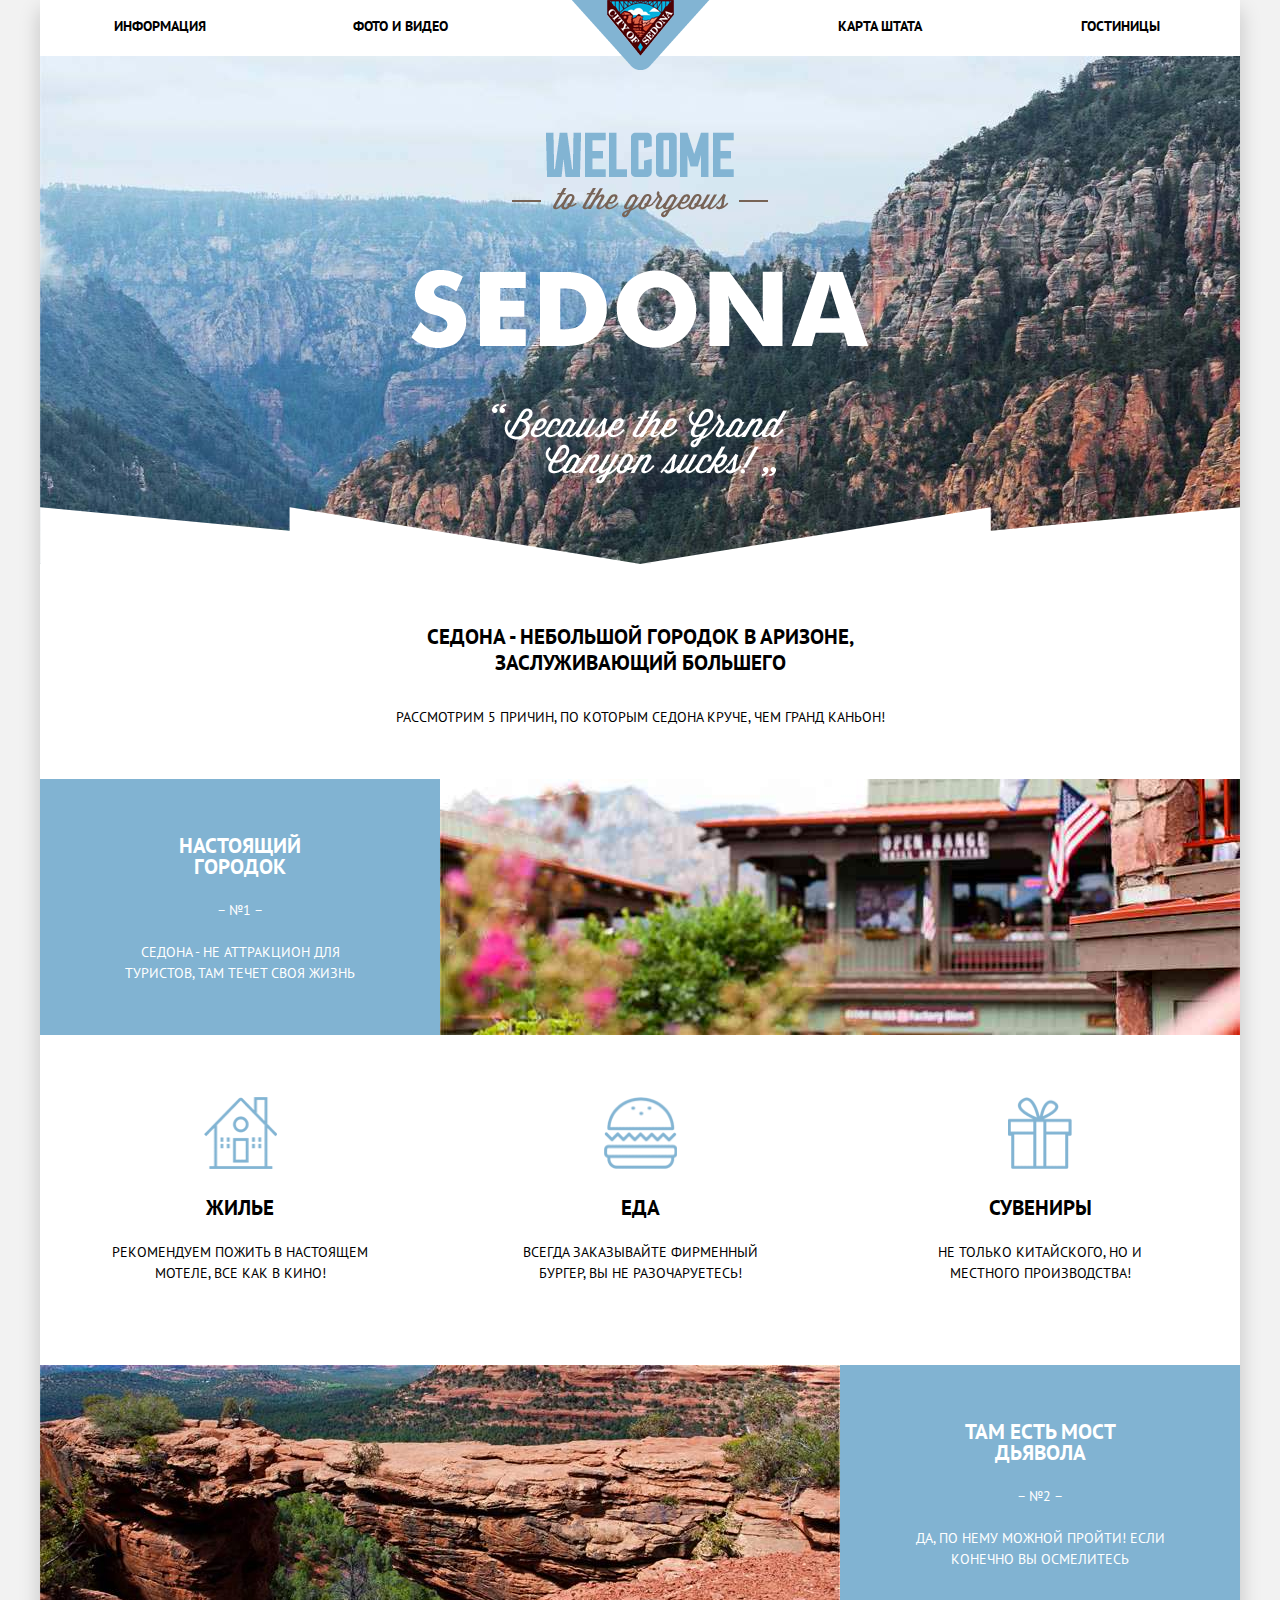
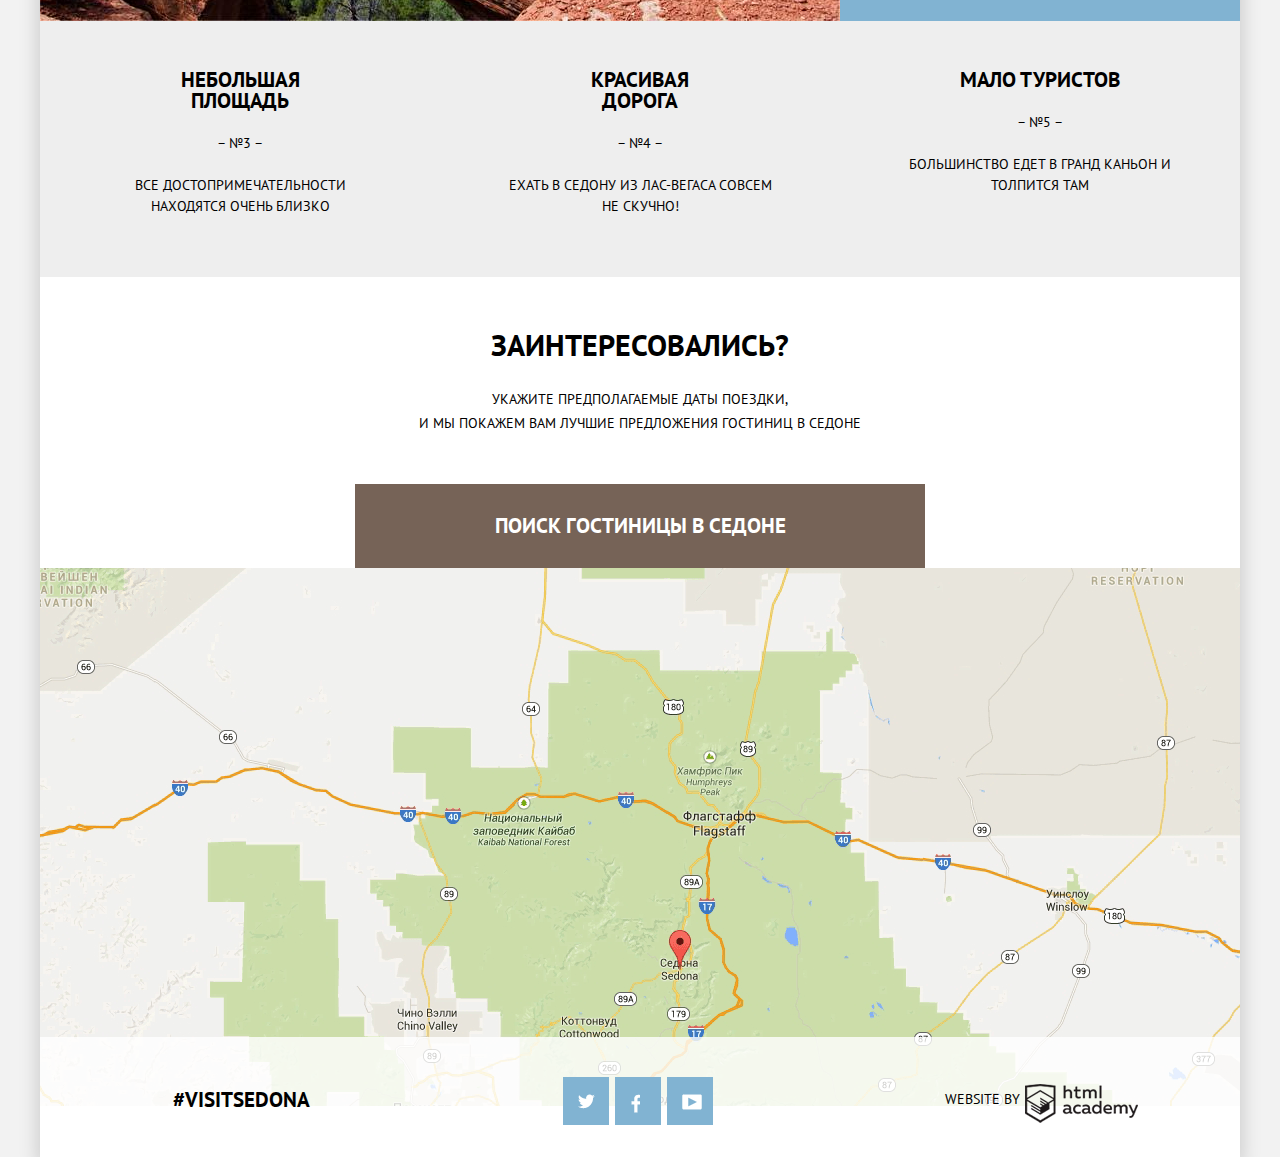
<file: index.html>
<!DOCTYPE html>
<html lang="ru">

<head>
    <meta charset="utf-8">
    <title>HTML Academy: Седона</title>
    <link href="css/normalize.css" rel="stylesheet">
    <link href="css/style.css" rel="stylesheet">
    <link href="https://fonts.googleapis.com/css?family=PT+Sans:400,700&amp;subset=cyrillic" rel="stylesheet">
</head>

<body>
    <div class="container">
        <header>
            <nav>
                <ul class="main-nav">
                    <li><a href="#">Информация</a>
                    </li>
                    <li><a href="#">Фото и видео</a>
                    </li>
                    <li><a href="#">Карта штата</a>
                    </li>
                    <li><a href="hotel.html">Гостиницы</a>
                    </li>
                </ul>
                <div class="logo">
                    <a href="#"><img src="img/logo.png" width="138" height="70" alt="logo">
                    </a>
                </div>
            </nav>
        </header>
        <section class="main-picture">
            <img src="img/group-welcome.png" width="458" height="352" alt="sedona-welcome">
        </section>
        <section class="main-quote">
            <h2>Седона - небольшой городок в Аризоне, заслуживающий большего</h2>
            <p>Рассмотрим 5 причин, по которым Седона круче, чем Гранд каньон!</p>
        </section>
        <section class="features clearfix">
            <div class="features-image">
                <img src="img/open-range.jpg" width="800" height="256" alt="open-range">
            </div>
            <div class="features-item clearfix">
                <h2>Настоящий городок</h2>
                <span>&ndash; №1  &ndash;</span>
                <p class="item-width">Седона - не аттракцион для туристов, там течет своя жизнь</p>
            </div>
        </section>
        <section class="advantages clearfix">
            <div class="advantages-item clearfix">
                <img src="img/item-house.png" width="73" height="72" alt="appartments">
                <h2>Жилье</h2>
                <p>Рекомендуем пожить в настоящем мотеле, все как в кино!</p>
            </div>
            <div class="advantages-item clearfix">
                <img src="img/item-burger.png" width="73" height="72" alt="food">
                <h2>Еда</h2>
                <p>Всегда заказывайте фирменный бургер, вы не разочаруетесь!</p>
            </div>
            <div class="advantages-item clearfix">
                <img src="img/item-present.png" width="64" height="72" alt="suvenires">
                <h2>Сувениры</h2>
                <p>Не только китайского, но и местного производства!
                </p>
            </div>
        </section>
        <section class="features clearfix">
            <div class="features-picture clearfix">
                <img src="img/canyon.jpg" height="256" width="800" alt="sedona-canyon">
            </div>
            <div class="features-item clearfix">
                <h2>Там есть мост дьявола</h2>
                <span>&ndash; №2 &ndash;</span>
                <p>Да, по нему можной пройти! Если конечно вы осмелитесь</p>
            </div>
        </section>
        <section class="features features-grey clearfix">
            <div class="features-item clearfix">
                <h2>Небольшая  площадь</h2>
                <span>&ndash; №3 &ndash;</span>
                <p>Все достопримечательности находятся очень близко </p>
            </div>
            <div class="features-item clearfix">
                <h2>Красивая  дорога</h2>
                <span>&ndash; №4 &ndash;</span>
                <p>Ехать в Седону из Лас-Вегаса совсем не скучно!</p>
            </div>
            <div class="features-item clearfix">
                <h2>Мало туристов</h2>
                <span>&ndash; №5 &ndash;</span>
                <p>Большинство едет в Гранд каньон и толпится там</p>
            </div>
        </section>
        <section class="recommended">
            <h3>Заинтересовались?</h3>
            <p>Укажите предполагаемые даты поездки,
                <br> и мы покажем вам лучшие предложения гостиниц в Седоне</p>
            <a class="btn" href="form.html">Поиск гостиницы в седоне </a>
        </section>
        <section class="search-hotels">
            <div class="modal-content modal-content-close">
                <form action="#" method="post">
                    <div class="data-choose">
                        <label for="data1">Дата заезда:</label>
                        <input type="text" id="data1" name="data1" value="24 апреля 2016" required>
                        <a href="#"></a>
                    </div>
                    <div class="data-choose">
                        <label for="data2">Дата выезда:</label>
                        <input type="text" id="data2" name="data2" value="4 июля 2016" required>
                        <a href="#"></a>
                    </div>
                    <div class="people">
                        <div class="people-choose">
                            <label for="adults">Взрослые:</label>
                            <button class="minus" type="button">Минус</button>
                            <input type="text" name="adults" id="adults" value="2" required>
                            <button class="plus" type="button">Плюс</button>
                        </div>
                        <div class="people-choose">
                            <label for="kids">Дети:</label>
                            <button class="minus" type="button">Минус</button>
                            <input type="text" name="kids" id="kids" value="0" required>
                            <button class="plus" type="button">Плюс</button>
                        </div>
                    </div>
                    <button class="btn">Найти</button>
                </form>
            </div>
            <iframe src="https://www.google.com/maps/embed?pb=!1m18!1m12!1m3!1d104770.38012363175!2d-111.8651786027375!3d34.8543583735493!2m3!1f0!2f0!3f0!3m2!1i1024!2i768!4f13.1!3m3!1m2!1s0x872da132f942b00d%3A0x5548c523fa6c8efd!2z0KHQtdC00L7QvdCwLCDQkNGA0LjQt9C-0L3QsCA4NjMzNiwg0KHQqNCQ!5e0!3m2!1sru!2spl!4v1478987381672" width="1200" height="583" frameborder="0" style="border:0" allowfullscreen>
            </iframe>
        </section>
        <footer class="main-footer footer-map">
            <div class="box ">
                <a href="#">#VISITSEDONA</a>
            </div>
            <div class="box">
                <a class="social-btn social-btn-tw" href="#">Твитер</a>
                <a class="social-btn social-btn-fb" href="#">Фейсбук</a>
                <a class="social-btn social-btn-yb" href="#">Ютуб</a>
            </div>
            <div class="box">
                <span>Website by</span>
            </div>
        </footer>
    </div>

    <script src="js/scripts.min.js"></script>

</body>

</html>
</file>
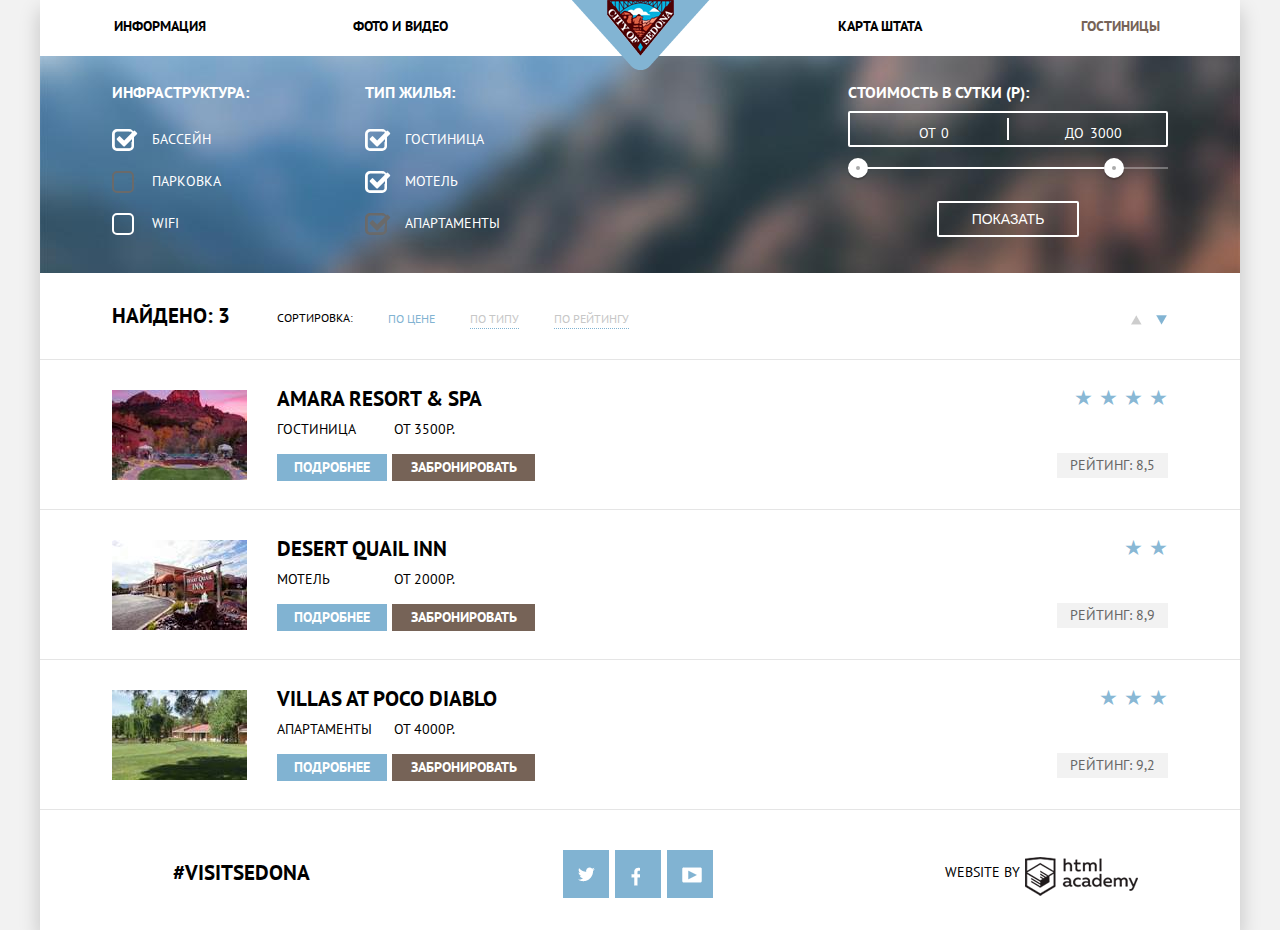
<file: hotel.html>
<!DOCTYPE html>
<html lang="ru">

<head>
    <meta charset="utf-8">
    <title>HTML Academy: Седона</title>
    <link href="css/normalize.css" rel="stylesheet">
    <link href="css/style.min.css" rel="stylesheet">
    <link href="https://fonts.googleapis.com/css?family=PT+Sans:400,700&amp;subset=cyrillic" rel="stylesheet">
</head>

<body>
    <div class="container">
        <header>
            <nav>
                <ul class="main-nav">
                    <li><a href="#">Информация</a>
                    </li>
                    <li><a href="#">Фото и видео</a>
                    </li>
                    <li><a href="#">Карта штата</a>
                    </li>
                    <li class="nav-active"><a href="hotel.html">Гостиницы</a>
                    </li>
                </ul>
                <div class="logo">
                    <a href="index.html"><img src="img/logo.png" width="138" height="70" alt="logo">
                    </a>
                </div>
            </nav>
        </header>
        <section class="desk-choice clearfix">
            <form action="#" method="post">
                <div class="desk-choice-box clearfix">
                    <h2>Инфраструктура:</h2>
                    <input type="checkbox" name="pool" id="pool-field" checked>
                    <label for="pool-field">Бассейн</label>
                    <input type="checkbox" name="parking" id="parking-field" disabled>
                    <label for="parking-field">Парковка</label>
                    <input type="checkbox" name="wifi" id="wifi-field">
                    <label for="wifi-field">Wifi</label>
                </div>
                <div class="desk-choice-box clearfix">
                    <h2>Тип жилья:</h2>
                    <input type="checkbox" name="hotel" id="hotel-field" checked>
                    <label for="hotel-field">Гостиница</label>
                    <input type="checkbox" name="motel" id="motel-field" checked>
                    <label for="motel-field">Мотель</label>
                    <input type="checkbox" name="apartments" id="apartments-field" disabled checked>
                    <label for="apartments-field">Апартаменты</label>
                </div>
                <div class="desk-choice-box clearfix">
                    <div class="filter-range-title">Стоимость в сутки (р):</div>
                    <div class="price-controls">
                        <label class="min-price">от
                            <input type="text" name="min-price" value="0">
                        </label>
                        <label class="max-price">до
                            <input type="text" name="max-price" value="3000">
                        </label>
                    </div>
                    <div class="range-controls">
                        <div class="scale">
                            <div class="bar"></div>
                        </div>
                        <div class="range-toggle range-toggle-min"></div>
                        <div class="range-toggle range-toggle-max"></div>
                    </div>
                    <button class="btn-transparent" type="submit">Показать</button>
                </div>
            </form>
        </section>
        <section class="hotel-search clearfix">
            <div class="results">
                <h2>Найдено: 3</h2>
            </div>
            <div class="sorting clearfix">
                <span>Сортировка:</span>
                <ul>
                    <li class="sorting-active"><a href="#">По цене</a>
                    </li>
                    <li><a href="#">По типу</a>
                    </li>
                    <li><a href="#">По рейтингу</a>
                    </li>
                </ul>
            </div>
            <div class="button-triangle clearfix">
                <ul>
                    <li><a class="triangle triangle-up" href="#">Вверх</a>
                        <li>
                            <li class="active"><a class="triangle triangle-down" href="#">Вниз</a>
                                <li>
                </ul>
            </div>
        </section>
        <article class="responce clearfix">
            <div class="hotel-picture">
                <img src="img/amara.jpg" width="135" height="90" alt="Amara">
            </div>
            <div class="substance clearfix">
                <h1><a href="#">Amara Resort &amp; Spa</a></h1>
                <div class="information clearfix">
                    <span>Гостиница</span>
                    <span>от 3500р.</span>
                </div>
                <div class="hotel-links clearfix">
                    <a href="#">Подробнее</a>
                    <a href="#">Забронировать</a>
                </div>
            </div>
            <div class="result clearfix">
                <div class="star">
                    <span>★</span>
                    <span>★</span>
                    <span>★</span>
                    <span>★</span>
                </div>
                <span class="rate">Рейтинг: 8,5</span>
            </div>
        </article>
        <article class="responce clearfix">
            <div class="hotel-picture clearfix">
                <img src="img/desert.jpg" width="135" height="90" alt="Desert">
            </div>
            <div class="substance clearfix">
                <h1><a href="#">Desert Quail Inn</a></h1>
                <div class="information clearfix">
                    <span>Мотель</span>
                    <span>от 2000р.</span>
                </div>
                <div class="hotel-links clearfix">
                    <a href="#">Подробнее</a>
                    <a href="#">Забронировать</a>
                </div>
            </div>
            <div class="result clearfix">
                <div class="star">
                    <span>★</span>
                    <span>★</span>
                </div>
                <span class="rate">Рейтинг: 8,9</span>
            </div>
        </article>
        <article class="responce clearfix">
            <div class="hotel-picture clearfix">
                <img src="img/villas.jpg" width="135" height="90" alt="Villas">
            </div>
            <div class="substance clearfix">
                <h1><a href="#">Villas at Poco Diablo</a></h1>
                <div class="information">
                    <span>Апартаменты</span>
                    <span>от 4000р.</span>
                </div>
                <div class="hotel-links clearfix">
                    <a href="#">Подробнее</a>
                    <a href="#">Забронировать</a>
                </div>
            </div>
            <div class="result clearfix">
                <div class="star">
                    <span>★</span>
                    <span>★</span>
                    <span>★</span>
                </div>
                <span class="rate">Рейтинг: 9,2</span>
            </div>
        </article>
        <footer>
            <div class="box clearfix">
                <a href="#">#VISITSEDONA</a>
            </div>
            <div class="box">
                <a class="social-btn social-btn-tw" href="#">Твитер</a>
                <a class="social-btn social-btn-fb" href="#">Фейсбук</a>
                <a class="social-btn social-btn-yb" href="#">Ютуб</a>
            </div>
            <div class="box clearfix">
                <span>Website by</span>
            </div>
        </footer>
    </div>
</body>

</html>
</file>
<file: css/style.css>
html, * {
  box-sizing: border-box;
}

body {
  margin: 0;
  padding: 0;
  width: 100%;
  min-height: 100%;
}

body {
  background-color: #f2f2f2;
  font-size: 14px;
  font-weight: normal;
  font-family: "PT Sans", Arial, sans-serif;
  line-height: 21px;
  color: #000000;
  text-transform: uppercase;
}

.clearfix::after {
  content: "";
  display: table;
  clear: both;
}

a {
  text-decoration: none;
}

ul {
  list-style-type: none;
}

h3 {
  font-size: 30px;
}

h2 {
  font-size: 21px;
}

.container {
  position: relative;
  width: 1200px;
  margin: 0 auto;
  background-color: #ffffff;
  box-shadow: 0 10px 20px rgba(0, 0, 0, 0.2);
  outline-style: none;
}

header {
  position: relative;
}

.main-nav {
  min-height: 56px;
  padding: 0;
  margin: 0;
}

.main-nav a {
  font: inherit;
  font-weight: bold;
  color: #000000;
  outline: none;
}

.main-nav a:hover {
  color: #81b3d2;
}

.main-nav a:active {
  color: #b2b2b2;
}

.main-nav a:active {
  color: #cccccc;
}

.nav-active a {
  color: #766357;
}

.nav-active a:hover {
  color: #604e43;
}

.nav-active a:active {
  color: #d6d0cc;
}

.main-nav li {
  display: block;
  float: left;
  text-align: center;
  padding-top: 16px;
  width: 240px;
}

.main-nav li:nth-child(2) {
  margin-right: 240px;
}

.main-nav li:last-child {
  margin-right: 0;
}

.logo {
  display: block;
  position: absolute;
  top: 0;
  left: 50%;
  margin-left: -68px;
  z-index: 9999;
  outline: none;
}

.main-picture {
  position: relative;
  width: 1200px;
  height: 508px;
  margin: 0, auto;
  background: #ddebf4 url("../img/filter-background.jpg") no-repeat;
}

.main-picture img {
  position: absolute;
  width: 458px;
  height: 352px;
  top: 76px;
  left: 50%;
  margin-left: -229px;
}

.main-picture::after {
  content: "";
  position: absolute;
  width: 1200px;
  height: 57px;
  left: 0;
  bottom: 0;
  margin: 0 auto;
  background: url("../img/shape.png") no-repeat;
}

.main-quote {
  display: block;
  width: 1200px;
  text-align: center;
  line-height: 26px;
  padding-top: 43px;
  padding-bottom: 35px;
}

.main-quote h2 {
  display: block;
  padding: 0 300px;
}

.main-quote p {
  display: block;
  padding-top: 10px;
}

.features {
  margin-left: auto;
  margin-right: auto;
  width: 1200px;
  background-color: #81b3d2;
  color: #ffffff;
}

.features-image {
  background: #81b3d2 url("../img/open-range.jpg") no-repeat;
  float: right;
  line-height: 0;
  width: 800px;
}

.features-picture {
  background: #81b3d2 url("../img/canyon.jpg") no-repeat;
  line-height: 0;
  float: left;
  width: 800px;
}

.features-item {
  width: 400px;
  float: left;
  text-align: center;
  padding-bottom: 37px;
  padding-top: 39px;
}

.features-item h2 {
  display: block;
  padding: 0 120px;
}

.features-item p {
  display: block;
  padding: 0 65px;
}

.features-item span {
  display: block;
  padding-top: 5px;
  padding-bottom: 7px;
}

.features-grey {
  background-color: #eeeeee;
  color: #000000;
  padding-bottom: 9px;
}

.features-grey h2 {
  display: block;
  margin-top: 9px;
}

.advantages {
  width: 1200px;
}

.advantages-item {
  float: left;
  width: 400px;
  text-align: center;
  padding-bottom: 67px;
  padding-top: 62px;
}

.advantages-item h2 {
  display: block;
  padding-top: 5px;
  padding-bottom: 6px;
  font-size: 21px;
}

.advantages-item p {
  display: block;
  padding: 0 65px;
}

.advantages-item:last-child {
  float: right;
}

.recommended {
  width: 1200px;
  text-align: center;
  padding-top: 26px;
  line-height: 24px;
}

.recommended a {
  display: block;
  width: 570px;
  background-color: #766357;
  font-size: 21px;
  font-weight: bold;
  text-align: center;
  cursor: pointer;
  padding-top: 30px;
  padding-bottom: 30px;
  margin: 0 auto;
  margin-top: 49px;
  color: #ffffff;
}

.search-hotels {
  width: 1200px;
  background: url("../img/map.png") no-repeat;
  position: relative;
}

@-webkit-keyframes bounce {
  0% {
    -webkit-transform: translateY(-100px);
    -moz-transform: translateY(-100px);
    transform: translateY(-100px);
  }
  50% {
    -webkit-transform: translateY(300px);
    -moz-transform: translateY(300px);
    transform: translateY(300px);
  }
  80% {
    -webkit-transform: translateY(-150px);
    -moz-transform: translateY(-150px);
    transform: translateY(-150px);
  }
  100% {
    -webkit-transform: translateY(0);
    -moz-transform: translateY(0);
    transform: translateY(0);
  }
}

@-moz-keyframes bounce {
  0% {
    -webkit-transform: translateY(-100px);
    -moz-transform: translateY(-100px);
    transform: translateY(-100px);
  }
  50% {
    -webkit-transform: translateY(300px);
    -moz-transform: translateY(300px);
    transform: translateY(300px);
  }
  80% {
    -webkit-transform: translateY(-150px);
    -moz-transform: translateY(-150px);
    transform: translateY(-150px);
  }
  100% {
    -webkit-transform: translateY(0);
    -moz-transform: translateY(0);
    transform: translateY(0);
  }
}

@keyframes bounce {
  0% {
    -webkit-transform: translateY(-100px);
    -moz-transform: translateY(-100px);
    transform: translateY(-100px);
  }
  50% {
    -webkit-transform: translateY(300px);
    -moz-transform: translateY(300px);
    transform: translateY(300px);
  }
  80% {
    -webkit-transform: translateY(-150px);
    -moz-transform: translateY(-150px);
    transform: translateY(-150px);
  }
  100% {
    -webkit-transform: translateY(0);
    -moz-transform: translateY(0);
    transform: translateY(0);
  }
}

@-webkit-keyframes shake {
  0%, 100% {
    -webkit-transform: translateX(0);
    -moz-transform: translateX(0);
    transform: translateX(0);
  }
  10%, 30%, 50%, 70%, 90% {
    -webkit-transform: translateX(-10px);
    -moz-transform: translateX(-10px);
    transform: translateX(-10px);
  }
  20%, 40%, 60%, 80% {
    -webkit-transform: translateX(10px);
    -moz-transform: translateX(10px);
    transform: translateX(10px);
  }
}

@-moz-keyframes shake {
  0%, 100% {
    -webkit-transform: translateX(0);
    -moz-transform: translateX(0);
    transform: translateX(0);
  }
  10%, 30%, 50%, 70%, 90% {
    -webkit-transform: translateX(-10px);
    -moz-transform: translateX(-10px);
    transform: translateX(-10px);
  }
  20%, 40%, 60%, 80% {
    -webkit-transform: translateX(10px);
    -moz-transform: translateX(10px);
    transform: translateX(10px);
  }
}

.data-choose {
  position: relative;
  display: block;
  width: 460px;
  margin-bottom: 30px;
}

.data-choose label {
  display: inline-block;
  width: auto;
  background-color: inherit;
  width: 115px;
  font: inherit;
  font-size: 14px;
}

.data-choose input {
  display: inline-block;
  margin: 0;
  width: 345px;
  height: 38px;
  padding-left: 12px;
  font: inherit;
  font-size: 14px;
  text-transform: uppercase;
  background-color: #f2f2f2;
  border: none;
}

.data-choose a {
  display: block;
  position: absolute;
  top: 10px;
  right: 10px;
  width: 21px;
  height: 21px;
  background: url("../img/sprite.png") no-repeat;
  background-position: -277px -5px;
}

.data-choose a:hover {
  background-position: -5px -5px;
}

.data-choose a:active {
  background-position: -36px -5px;
}

.data-choose input:focus {
  outline: none;
  border: 1px solid #e5e5e5;
  background: #ffffff;
}

.data-choose input:hover {
  background: #ebebeb;
}

.people-choose {
  display: inline-block;
  width: 230px;
  padding-bottom: 53px;
}

.people-choose label {
  display: inline-block;
  background-color: inherit;
  width: 115px;
  padding-top: 10px;
  font: inherit;
  font-size: 14px;
}

.people-choose:last-child label {
  padding-left: 50px;
  margin-left: 2px;
}

.people-choose input {
  display: inline-block;
  vertical-align: top;
  width: 36px;
  height: 38px;
  border: none;
  margin: 0;
  font: inherit;
  font-size: 14px;
  text-align: center;
  background-color: #f2f2f2;
}

.people-choose button {
  display: inline-block;
  vertical-align: top;
  width: 36px;
  height: 38px;
  margin: 0;
  font-size: 0;
  background-color: #f2f2f2;
  border: none;
  outline: none;
}

.people-choose .minus::before {
  content: "";
  display: block;
  width: 18px;
  height: 6px;
  -webkit-transform: translate(50% 50%);
  -moz-transform: translate(50% 50%);
  transform: translate(50% 50%);
  background: #f2f2f2 url("../img/sprite.png") no-repeat;
  background-position: -305px -2px;
  margin-left: 5px;
}

.people-choose .minus:hover::before {
  width: 12px;
  height: 3px;
  background-position: -149px -2px;
}

.people-choose .minus:active::before {
  width: 12px;
  height: 3px;
  background-position: -64px -2px;
}

.people-choose .minus:hover::before {
  width: 13px;
  height: 6px;
  background-position: -152px -2px;
  margin-left: 8px;
}

.people-choose .minus:active::before {
  width: 13px;
  height: 6px;
  background-position: -67px -2px;
  margin-left: 8px;
}

.people-choose .plus::before {
  content: "";
  display: block;
  width: 17px;
  height: 17px;
  -webkit-transform: translate(50% 50%);
  -moz-transform: translate(50% 50%);
  transform: translate(50% 50%);
  background: #f2f2f2 url("../img/sprite.png") no-repeat;
  background-position: -324px -1px;
}

.people-choose .plus:hover::before {
  width: 17px;
  height: 17px;
  background-position: -168px -1px;
}

.people-choose .plus:active::before {
  width: 17px;
  height: 17px;
  background-position: -83px -1px;
}

.modal-content .btn {
  display: block;
  width: 460px;
  font: inherit;
  color: #ffffff;
  padding: 16px 55px;
  margin-bottom: 10px;
  font: inherit;
  font-size: 21px;
  font-weight: bold;
  line-height: 26px;
  text-transform: uppercase;
  text-decoration: none;
  background-color: #81b3d2;
  border: none;
  cursor: pointer;
  margin: 0 auto;
}

.modal-content .btn:hover {
  background-color: #669ec0;
}

.modal-content .btn:active {
  background-color: #5496bd;
  color: #88b6d1;
}

.desk-choice {
  width: 1200px;
  margin: 0;
  background: #4e7faa url("../img/filter-sepia.jpg") no-repeat;
  padding: 18px 72px;
  color: #ffffff;
}

.desk-choice h2 {
  display: block;
  font-size: 16px;
  font-weight: bold;
  margin: 0;
  padding-top: 8px;
  padding-bottom: 5px;
}

input[type="checkbox"] {
  display: none;
}

input[type="checkbox"]+label {
  display: block;
  margin: 21px 0;
  line-height: 21px;
  padding-left: 40px;
  position: relative;
  cursor: pointer;
}

input[type="checkbox"]:nth-child(3)+label {
  margin-top: 5px;
}

input[type="checkbox"]+label::before {
  content: "";
  position: absolute;
  top: 0;
  left: 0;
  width: 18px;
  height: 18px;
  border: 2px solid #ffffff;
  border-radius: 5px;
}

input[type="checkbox"]:disabled+label::before {
  border: 2px solid #6a6a6a;
}

input[type="checkbox"]:checked+label::after {
  content: "";
  position: absolute;
  top: 0;
  left: 0;
  width: 26px;
  height: 22px;
  background: url("../img/sprite.png") no-repeat;
  background-position: -483px -5px;
}

input[type="checkbox"]:disabled:checked+label::after {
  background-position: -351px -5px;
}

.desk-choice-box:first-child {
  width: 24%;
  float: left;
}

.desk-choice-box:nth-child(2) {
  width: 25%;
  float: left;
}

.desk-choice-box:last-child {
  width: 320px;
  margin-left: 0;
  float: right;
}

.price-controls {
  position: relative;
  height: 36px;
  margin-bottom: 20px;
  font-size: 0;
  border: 2px solid #ffffff;
  border-radius: 2px;
}

.filter-range-title {
  font: inherit;
  font-size: 16px;
  font-weight: bold;
  padding: 8px 0;
}

.price-controls::after {
  content: "";
  position: absolute;
  top: 50%;
  left: 50%;
  width: 2px;
  height: 22px;
  background: #ffffff;
  -webkit-transform: translate(-50%, -50%);
  -moz-transform: translate(-50%, -50%);
  transform: translate(-50%, -50%);
}

.price-controls label {
  min-width: 148px;
  display: inline-block;
  text-align: center;
  font-size: 14px;
  line-height: 38px;
  vertical-align: top;
  cursor: pointer;
}

.price-controls .min-price, .price-controls .max-price {
  width: 90px;
  padding-left: 59px;
  padding-bottom: 4px;
}

.price-controls input {
  width: 50px;
  margin: 0;
  color: inherit;
  font: inherit;
  background: none;
  border: none;
}

.range-controls {
  position: relative;
  margin-bottom: 32px;
}

.range-controls .scale {
  height: 2px;
  background: rgba(255, 255, 255, 0.3);
}

.range-controls .bar {
  width: 80%;
  height: 2px;
  background: #ffffff;
}

.range-toggle {
  position: absolute;
  top: -9px;
  width: 20px;
  height: 20px;
  display: block;
  background: #ababab;
  border: 8px solid #ffffff;
  border-radius: 50%;
  box-shadow: 0 2px 1px 0 rgba(0, 1, 1, 0.2);
  cursor: pointer;
}

.range-toggle:hover {
  background: #1c4f80;
}

.range-toggle-min {
  left: 0;
}

.range-toggle-max {
  left: 80%;
}

.btn-transparent {
  display: block;
  margin: 0 auto;
  padding: 6px 33px;
  font-size: 14px;
  line-height: 20px;
  color: #ffffff;
  text-transform: uppercase;
  background: transparent;
  border: 2px solid #ffffff;
  border-radius: 2px;
  cursor: pointer
}

.btn-transparent:hover {
  color: #000000;
  background: #ffffff;
}

.hotel-search {
  width: 1200px;
  padding: 10px 72px;
  padding-bottom: 15px;
  border-bottom: 1px solid #e5e5e5;
}

.results {
  float: left;
  width: 165px;
  font-weight: bold;
  padding-top: 5px;
}

.sorting {
  float: left;
  width: 780px;
  font-size: 12px;
  line-height: 18px;
  padding-top: 5px;
}

.sorting span {
  display: block;
  float: left;
  padding-top: 21px;
}

.sorting a {
  float: left;
  padding-top: 10px;
  margin-left: 35px;
  font-size: 12px;
  line-height: 18px;
  color: #c7c7c7;
  border-bottom: 1px dotted #81b3d2
}

.sorting a:hover {
  color: #81b3d2;
}

.sorting a:active {
  border: none;
  color: #000000;
}

.sorting-active a {
  border: none;
  color: #81b3d2;
}

.button-triangle {
  width: 111px;
  float: right;
}

.triangle {
  position: relative;
  float: left;
  width: 15px;
  height: 12px;
  font-size: 0;
  margin-left: 10px;
  padding-top: 36px;
}

.triangle::before {
  content: "";
  position: absolute;
  top: 50%;
  right: -20px;
  width: 11px;
  height: 10px;
  background: url("../img/sprite.png") no-repeat;
}

.triangle-up::before {
  background-position: -408px -5px;
}

.triangle-up:hover::before {
  background-position: -216px -5px;
}

.triangle-up:active::before {
  background-position: -131px -5px;
}

.triangle-down::before {
  background-position: -387px -5px;
}

.triangle-down:hover::before {
  background-position: -195px -5px;
}

.triangle-down:active::before {
  background-position: -110px -5px;
}

.active .triangle::before {
  background-position: -110px -5px;
}

.active .triangle:hover::before {
  background-position: -110px -5px;
}

.active .triangle:active::before {
  background-position: -110px -5px;
}

.responce {
  width: 1200px;
  padding: 30px 72px;
  padding-bottom: 23px;
  border-bottom: 1px solid #e5e5e5;
}

.hotel-picture {
  width: 165px;
  max-width: 100%;
  height: auto;
  float: left;
  padding-right: 30px;
}

.substance {
  width: 780px;
  float: left;
}

.substance a {
  color: #000000;
  font-size: 21px;
  font-weight: bold;
  margin: 0 auto;
}

.substance h1 {
  display: block;
  margin: 0 auto;
  margin-top: -5px;
  padding: 0;
}

.substance a:hover {
  color: #81b3d2;
}

.substance a:active {
  color: #b2b2b2;
}

.information span {
  display: inline-block;
  vertical-align: middle;
  margin-right: 3px;
  padding-bottom: 14px;
  padding-top: 10px;
}

.information span:first-child {
  width: 110px;
}

.hotel-links a {
  min-width: 110px;
  float: left;
  text-align: center;
  cursor: pointer;
  padding: 3px;
  color: #ffffff;
  font-size: 14px;
  font-weight: bold;
  border: none;
}

.hotel-links a:first-child {
  background-color: #81b3d2;
}

.hotel-links a:first-child:hover {
  background-color: #669ec0;
  color: #ffffff;
}

.hotel-links a:first-child:active {
  background-color: #5496bd;
  color: #88b6d1;
}

.hotel-links a:last-child {
  background-color: #766357;
  width: 143px;
  margin-left: 5px;
}

.hotel-links a:last-child:hover {
  background-color: #604e43;
  color: #ffffff;
}

.hotel-links a:last-child:active {
  background-color: #503e33;
  color: #766860;
}

.result {
  width: 111px;
  float: right;
}

.star {
  font: inherit;
  color: #89b8d5;
  line-height: 21px;
  font-size: 21px;
  text-align: right;
  margin-right: 0;
  margin-top: -3px;
}

.rate {
  display: block;
  background-color: #f2f2f2;
  width: 111px;
  padding: 2px;
  margin-top: 45px;
  font-size: 14px;
  text-align: center;
  color: #666666;
}


footer {
  position: relative;
  width: 1200px;
  min-height: 120px;
  background-color: #ffffff;
}

.footer-map {
  position: absolute;
  z-index: 9999;
  bottom: 0;
  left: 0;
  right: 0;
  background: rgba(255, 255, 255, 0.8);
}

.box {
  float: left;
  width: 400px;
  padding-top: 40px;
  padding-left: 105px;
}

.box:first-child a {
  display: block;
  font: inherit;
  font-size: 21px;
  font-weight: bold;
  line-height: 26px;
  color: #000000;
  margin-left: 28px;
  padding-top: 10px;
}

.social-btn {
  position: relative;
  float: left;
  width: 46px;
  height: 48px;
  font-size: 0;
  margin-left: 6px;
  background-color: #81b3d2;
}

.social-btn:first-child {
  margin-left: 18px;
}

.social-btn::before {
  content: "";
  position: absolute;
  top: 35%;
  left: 32%;
  background: url("../img/sprite.png") no-repeat;
}

.social-btn-tw::before {
  width: 17px;
  height: 15px;
  background-position: -429px -5px;
}

.social-btn-tw:hover, .social-btn-fb:hover, .social-btn-yb:hover {
  background: #669ec0;
}

.social-btn-tw:active::before {
  background-position: -456px -5px;
  opacity: 1;
}

.social-btn-fb::before {
  width: 10px;
  height: 19px;
  background-position: -236px -5px;
}

.social-btn-fb:active::before {
  opacity: 1;
  background-position: -257px -5px;
}

.social-btn-yb::before {
  width: 20px;
  height: 16px;
  background-position: -519px -5px;
}

.social-btn-yb:active::before {
  background-position: -549px -5px;
  opacity: 1;
}

.box:last-child {
  float: right;
  position: relative;
  margin-right: 0;
}

.box:last-child span {
  display: inline-block;
  vertical-align: middle;
  float: left;
  text-align: center;
  margin-top: 12px;
}

.box:last-child::after {
  content: "";
  display: inline-block;
  margin-top: 7px;
  margin-left: 5px;
  vertical-align: middle;
  width: 113px;
  height: 39px;
  background: url("../img/sprite-logo.png") no-repeat;
  background-position: -5px -5px;
}

.box:last-child:hover::after {
  background-position: -128px -5px;
  background: url("../img/logo-html-blue.png") no-repeat;
}

.box:last-child:active::after {
  background-position: -251px -5px;
  background: url("../img/logo-html-grey.png") no-repeat;
}

.sprite {
  background-image: url(spritesheet.png);
  background-repeat: no-repeat;
  display: block;
}

.sprite-bcal {
  width: 21px;
  height: 22px;
  background-position: -5px -5px;
}

.sprite-blcal {
  width: 21px;
  height: 22px;
  background-position: -36px -5px;
}

.sprite-blmin {
  width: 12px;
  height: 3px;
  background-position: -67px -5px;
}

.sprite-blplus {
  width: 11px;
  height: 11px;
  background-position: -89px -5px;
}

.sprite-bltd {
  width: 11px;
  height: 10px;
  background-position: -110px -5px;
}

.sprite-bltu {
  width: 11px;
  height: 10px;
  background-position: -131px -5px;
}

.sprite-bmin {
  width: 12px;
  height: 3px;
  background-position: -152px -5px;
}

.sprite-bplus {
  width: 11px;
  height: 11px;
  background-position: -174px -5px;
}

.sprite-btd {
  width: 11px;
  height: 10px;
  background-position: -195px -5px;
}

.sprite-btu {
  width: 11px;
  height: 10px;
  background-position: -216px -5px;
}

.sprite-f {
  width: 10px;
  height: 19px;
  background-position: -237px -5px;
}

.sprite-f-2 {
  width: 10px;
  height: 19px;
  background-position: -257px -5px;
}

.sprite-gcal {
  width: 21px;
  height: 22px;
  background-position: -277px -5px;
}

.sprite-gmin {
  width: 12px;
  height: 3px;
  background-position: -308px -5px;
}

.sprite-gplus {
  width: 11px;
  height: 11px;
  background-position: -330px -5px;
}

.sprite-grey-done {
  width: 26px;
  height: 22px;
  background-position: -351px -5px;
}

.sprite-gtd {
  width: 11px;
  height: 10px;
  background-position: -387px -5px;
}

.sprite-gtu {
  width: 11px;
  height: 10px;
  background-position: -408px -5px;
}

.sprite-t {
  width: 17px;
  height: 15px;
  background-position: -429px -5px;
}

.sprite-t-2 {
  width: 17px;
  height: 15px;
  background-position: -456px -5px;
}

.sprite-white-done {
  width: 26px;
  height: 22px;
  background-position: -483px -5px;
}

.sprite-y {
  width: 20px;
  height: 16px;
  background-position: -519px -5px;
}

.sprite-y2 {
  width: 20px;
  height: 16px;
  background-position: -549px -5px;
}

.sprite {
  background-image: url(spritesheet.png);
  background-repeat: no-repeat;
  display: block;
}

.sprite-logo-html {
  width: 113px;
  height: 39px;
  background-position: -5px -5px;
}

.sprite-logo-html-blue {
  width: 113px;
  height: 39px;
  background-position: -128px -5px;
}

.sprite-logo-html-grey {
  width: 113px;
  height: 39px;
  background-position: -251px -5px;
}

.modal-content {
  display: block;
  animation: bounce 1s;
  position: absolute;
  top: 0;
  left: 50%;
  margin-left: -285px;
  width: 570px;
  min-height: 400px;
  background: #ffffff;
  font-size: 0;
  font-weight: bold;
  color: #000000;
  box-shadow: 0 30px 50px rgba(0, 0, 0, 0.7);
  padding: 55px;
}

.modal-content-close {
  display: none;
}
</file>
<file: css/style.min.css>
*,html{box-sizing:border-box}.main-nav,body{padding:0;margin:0}body{width:100%;background-color:#f2f2f2;font-size:14px;font-weight:400;font-family:"PT Sans",Arial,sans-serif;line-height:21px;color:#000;text-transform:uppercase;min-height:100%}.clearfix::after{content:"";display:table;clear:both}a{text-decoration:none}ul{list-style-type:none}h3{font-size:30px}h2{font-size:21px}.container{width:1200px;margin:0 auto;background-color:#fff;box-shadow:0 10px 20px rgba(0,0,0,.2);outline-style:none}.container,header{position:relative}.main-nav{min-height:56px}.main-nav a{font:inherit;font-weight:700;color:#000;outline:none}.main-nav a:hover{color:#81b3d2}.main-nav a:active{color:#ccc}.nav-active a{color:#766357}.nav-active a:hover{color:#604e43}.nav-active a:active{color:#d6d0cc}.main-nav li{display:block;float:left;text-align:center;padding-top:16px;width:240px}.main-nav li:nth-child(2){margin-right:240px}.main-nav li:last-child{margin-right:0}.logo{display:block;position:absolute;top:0;left:50%;margin-left:-68px;z-index:9999;outline:none}.main-picture{position:relative;width:1200px;height:508px;margin:0,auto;background:#ddebf4 url(../img/filter-background.jpg) no-repeat}.main-picture img{position:absolute;width:458px;height:352px;top:76px;left:50%;margin-left:-229px}.main-picture::after{content:"";position:absolute;width:1200px;height:57px;left:0;bottom:0;margin:0 auto;background:url(../img/shape.png) no-repeat}.main-quote{display:block;width:1200px;text-align:center;line-height:26px;padding-top:43px;padding-bottom:35px}.main-quote h2{display:block;padding:0 300px}.main-quote p{display:block;padding-top:10px}.features{margin-left:auto;margin-right:auto;width:1200px;background-color:#81b3d2;color:#fff}.features-image{background:#81b3d2 url(../img/open-range.jpg) no-repeat;float:right;line-height:0;width:800px}.features-picture{background:#81b3d2 url(../img/canyon.jpg) no-repeat;line-height:0;float:left;width:800px}.features-item{width:400px;float:left;text-align:center;padding-bottom:37px;padding-top:39px}.features-item h2{display:block;padding:0 120px}.advantages-item p,.features-item p{display:block;padding:0 65px}.features-item span{display:block;padding-top:5px;padding-bottom:7px}.features-grey{background-color:#eee;color:#000;padding-bottom:9px}.features-grey h2{display:block;margin-top:9px}.advantages{width:1200px}.advantages-item{float:left;width:400px;text-align:center;padding-bottom:67px;padding-top:62px}.advantages-item h2{display:block;padding-top:5px;padding-bottom:6px;font-size:21px}.advantages-item:last-child{float:right}.recommended{width:1200px;text-align:center;padding-top:26px;line-height:24px}.recommended a{display:block;width:570px;background-color:#766357;font-size:21px;font-weight:700;text-align:center;cursor:pointer;padding-top:30px;padding-bottom:30px;margin:49px auto 0;color:#fff}.search-hotels{width:1200px;background:url(../img/map.png) no-repeat;position:relative}@-webkit-keyframes bounce{0%{-webkit-transform:translateY(-100px);-moz-transform:translateY(-100px);transform:translateY(-100px)}50%{-webkit-transform:translateY(300px);-moz-transform:translateY(300px);transform:translateY(300px)}80%{-webkit-transform:translateY(-150px);-moz-transform:translateY(-150px);transform:translateY(-150px)}to{-webkit-transform:translateY(0);-moz-transform:translateY(0);transform:translateY(0)}}@-moz-keyframes bounce{0%{-webkit-transform:translateY(-100px);-moz-transform:translateY(-100px);transform:translateY(-100px)}50%{-webkit-transform:translateY(300px);-moz-transform:translateY(300px);transform:translateY(300px)}80%{-webkit-transform:translateY(-150px);-moz-transform:translateY(-150px);transform:translateY(-150px)}to{-webkit-transform:translateY(0);-moz-transform:translateY(0);transform:translateY(0)}}@keyframes bounce{0%{-webkit-transform:translateY(-100px);-moz-transform:translateY(-100px);transform:translateY(-100px)}50%{-webkit-transform:translateY(300px);-moz-transform:translateY(300px);transform:translateY(300px)}80%{-webkit-transform:translateY(-150px);-moz-transform:translateY(-150px);transform:translateY(-150px)}to{-webkit-transform:translateY(0);-moz-transform:translateY(0);transform:translateY(0)}}@-webkit-keyframes shake{0%,to{-webkit-transform:translateX(0);-moz-transform:translateX(0);transform:translateX(0)}10%,30%,50%,70%,90%{-webkit-transform:translateX(-10px);-moz-transform:translateX(-10px);transform:translateX(-10px)}20%,40%,60%,80%{-webkit-transform:translateX(10px);-moz-transform:translateX(10px);transform:translateX(10px)}}@-moz-keyframes shake{0%,to{-webkit-transform:translateX(0);-moz-transform:translateX(0);transform:translateX(0)}10%,30%,50%,70%,90%{-webkit-transform:translateX(-10px);-moz-transform:translateX(-10px);transform:translateX(-10px)}20%,40%,60%,80%{-webkit-transform:translateX(10px);-moz-transform:translateX(10px);transform:translateX(10px)}}.data-choose{position:relative;display:block;width:460px;margin-bottom:30px}.data-choose input,.data-choose label{display:inline-block;background-color:inherit;width:115px;font:inherit;font-size:14px}.data-choose input{margin:0;width:345px;height:38px;padding-left:12px;text-transform:uppercase;background-color:#f2f2f2;border:none}.data-choose a{display:block;position:absolute;top:10px;right:10px;width:21px;height:21px;background:url(../img/sprite.png) no-repeat;background-position:-277px -5px}.data-choose a:hover{background-position:-5px -5px}.data-choose a:active{background-position:-36px -5px}.data-choose input:focus{outline:none;border:1px solid #e5e5e5;background:#fff}.data-choose input:hover{background:#ebebeb}.people-choose{display:inline-block;width:230px;padding-bottom:53px}.people-choose label{display:inline-block;background-color:inherit;width:115px;padding-top:10px;font:inherit;font-size:14px}.people-choose:last-child label{padding-left:50px;margin-left:2px}.people-choose button,.people-choose input{display:inline-block;vertical-align:top;width:36px;height:38px;margin:0;background-color:#f2f2f2;border:none}.people-choose input{font:inherit;text-align:center;font-size:14px}.people-choose button{font-size:0;outline:none}.people-choose .minus::before,.people-choose .plus::before{content:"";display:block;-webkit-transform:translate(50% 50%);-moz-transform:translate(50% 50%);transform:translate(50% 50%);background:#f2f2f2 url(../img/sprite.png) no-repeat}.people-choose .minus::before{margin-left:5px;width:18px;height:6px;background-position:-305px -2px}.people-choose .minus:active::before,.people-choose .minus:hover::before{width:13px;height:6px;background-position:-152px -2px;margin-left:8px}.people-choose .minus:active::before{background-position:-67px -2px}.people-choose .plus::before{width:17px;height:17px;background-position:-324px -1px}.people-choose .plus:hover::before{width:17px;height:17px;background-position:-168px -1px}.people-choose .plus:active::before{width:17px;height:17px;background-position:-83px -1px}.modal-content .btn{display:block;width:460px;color:#fff;padding:16px 55px;font:inherit;font-size:21px;font-weight:700;line-height:26px;text-transform:uppercase;text-decoration:none;background-color:#81b3d2;border:none;cursor:pointer;margin:0 auto}.modal-content .btn:hover{background-color:#669ec0}.modal-content .btn:active{background-color:#5496bd;color:#88b6d1}.desk-choice{width:1200px;margin:0;background:#4e7faa url(../img/filter-sepia.jpg) no-repeat;padding:18px 72px;color:#fff}.desk-choice h2{display:block;font-size:16px;font-weight:700;margin:0;padding-top:8px;padding-bottom:5px}input[type=checkbox]{display:none}input[type=checkbox]+label{display:block;margin:21px 0;line-height:21px;padding-left:40px;position:relative;cursor:pointer}input[type=checkbox]:nth-child(3)+label{margin-top:5px}input[type=checkbox]+label::before{content:"";position:absolute;top:0;left:0;width:18px;height:18px;border:2px solid #fff;border-radius:5px}input[type=checkbox]:disabled+label::before{border:2px solid #6a6a6a}input[type=checkbox]:checked+label::after{content:"";position:absolute;top:0;left:0;width:26px;height:22px;background:url(../img/sprite.png) no-repeat;background-position:-483px -5px}input[type=checkbox]:disabled:checked+label::after{background-position:-351px -5px}.desk-choice-box:first-child{width:24%;float:left}.desk-choice-box:nth-child(2){width:25%;float:left}.desk-choice-box:last-child{width:320px;margin-left:0;float:right}.price-controls{position:relative;height:36px;margin-bottom:20px;font-size:0;border:2px solid #fff;border-radius:2px}.filter-range-title{font:inherit;font-size:16px;font-weight:700;padding:8px 0}.price-controls::after{content:"";position:absolute;top:50%;left:50%;width:2px;height:22px;background:#fff;-webkit-transform:translate(-50%,-50%);-moz-transform:translate(-50%,-50%);transform:translate(-50%,-50%)}.price-controls label{min-width:148px;display:inline-block;text-align:center;font-size:14px;line-height:38px;vertical-align:top;cursor:pointer}.price-controls .max-price,.price-controls .min-price{width:90px;padding-left:59px;padding-bottom:4px}.price-controls input{width:50px;margin:0;color:inherit;font:inherit;background:0 0;border:none}.range-controls{position:relative;margin-bottom:32px}.range-controls .scale{height:2px;background:rgba(255,255,255,.3)}.range-controls .bar{width:80%;height:2px;background:#fff}.range-toggle{position:absolute;top:-9px;width:20px;height:20px;display:block;background:#ababab;border:8px solid #fff;border-radius:50%;box-shadow:0 2px 1px 0 rgba(0,1,1,.2);cursor:pointer}.range-toggle:hover{background:#1c4f80}.range-toggle-min{left:0}.range-toggle-max{left:80%}.btn-transparent{display:block;margin:0 auto;padding:6px 33px;font-size:14px;line-height:20px;color:#fff;text-transform:uppercase;background:0 0;border:2px solid #fff;border-radius:2px;cursor:pointer}.btn-transparent:hover{color:#000;background:#fff}.hotel-search{width:1200px;padding:10px 72px 15px;border-bottom:1px solid #e5e5e5}.results{float:left;width:165px;font-weight:700;padding-top:5px}.sorting,.sorting a{float:left;font-size:12px;line-height:18px}.sorting{width:780px;padding-top:5px}.sorting span{display:block;float:left;padding-top:21px}.sorting a{padding-top:10px;margin-left:35px;color:#c7c7c7;border-bottom:1px dotted #81b3d2}.sorting a:hover{color:#81b3d2}.sorting a:active{border:none;color:#000}.sorting-active a{border:none;color:#81b3d2}.button-triangle{width:111px;float:right}.triangle{position:relative;float:left;width:15px;height:12px;font-size:0;margin-left:10px;padding-top:36px}.triangle::before{content:"";position:absolute;top:50%;right:-20px;width:11px;height:10px;background:url(../img/sprite.png) no-repeat}.triangle-up::before{background-position:-408px -5px}.triangle-up:hover::before{background-position:-216px -5px}.triangle-up:active::before{background-position:-131px -5px}.triangle-down::before{background-position:-387px -5px}.triangle-down:hover::before{background-position:-195px -5px}.active .triangle::before,.active .triangle:active::before,.active .triangle:hover::before,.triangle-down:active::before{background-position:-110px -5px}.responce{width:1200px;padding:30px 72px 23px;border-bottom:1px solid #e5e5e5}.hotel-picture{width:165px;max-width:100%;height:auto;float:left;padding-right:30px}.substance{width:780px;float:left}.substance a{color:#000;font-size:21px;font-weight:700;margin:0 auto}.substance h1{display:block;margin:-5px auto 0;padding:0}.substance a:hover{color:#81b3d2}.substance a:active{color:#b2b2b2}.information span{display:inline-block;vertical-align:middle;margin-right:3px;padding-bottom:14px;padding-top:10px}.information span:first-child{width:110px}.hotel-links a{min-width:110px;float:left;text-align:center;cursor:pointer;padding:3px;color:#fff;font-size:14px;font-weight:700;border:none}.hotel-links a:first-child{background-color:#81b3d2}.hotel-links a:first-child:hover{background-color:#669ec0;color:#fff}.hotel-links a:first-child:active{background-color:#5496bd;color:#88b6d1}.hotel-links a:last-child{background-color:#766357;width:143px;margin-left:5px}.hotel-links a:last-child:hover{background-color:#604e43;color:#fff}.hotel-links a:last-child:active{background-color:#503e33;color:#766860}.result{width:111px;float:right}.star{font:inherit;color:#89b8d5;line-height:21px;font-size:21px;text-align:right;margin-right:0;margin-top:-3px}.rate{display:block;background-color:#f2f2f2;width:111px;padding:2px;margin-top:45px;font-size:14px;text-align:center;color:#666}footer{position:relative;width:1200px;min-height:120px;background-color:#fff}.footer-map{position:absolute;z-index:9999;bottom:0;left:0;right:0;background:rgba(255,255,255,.8)}.box{float:left;width:400px;padding-top:40px;padding-left:105px}.box:first-child a{display:block;font:inherit;font-size:21px;font-weight:700;line-height:26px;color:#000;margin-left:28px;padding-top:10px}.social-btn{position:relative;float:left;width:46px;height:48px;font-size:0;margin-left:6px;background-color:#81b3d2}.social-btn:first-child{margin-left:18px}.social-btn::before{content:"";position:absolute;top:35%;left:32%;background:url(../img/sprite.png) no-repeat}.social-btn-tw::before{width:17px;height:15px;background-position:-429px -5px}.social-btn-fb:hover,.social-btn-tw:hover,.social-btn-yb:hover{background:#669ec0}.social-btn-tw:active::before{background-position:-456px -5px;opacity:1}.social-btn-fb::before{width:10px;height:19px;background-position:-236px -5px}.social-btn-fb:active::before{opacity:1;background-position:-257px -5px}.social-btn-yb::before{width:20px;height:16px;background-position:-519px -5px}.social-btn-yb:active::before{background-position:-549px -5px;opacity:1}.box:last-child{float:right;position:relative;margin-right:0}.box:last-child span{display:inline-block;vertical-align:middle;float:left;text-align:center;margin-top:12px}.box:last-child::after{content:"";display:inline-block;margin-top:7px;margin-left:5px;vertical-align:middle;width:113px;height:39px;background:url(../img/sprite-logo.png) no-repeat;background-position:-5px -5px}.box:last-child:hover::after{background-position:-128px -5px;background:url(../img/logo-html-blue.png) no-repeat}.box:last-child:active::after{background-position:-251px -5px;background:url(../img/logo-html-grey.png) no-repeat}.sprite-bcal,.sprite-blcal{width:21px;height:22px;background-position:-5px -5px}.sprite-blcal{background-position:-36px -5px}.sprite-blmin{width:12px;height:3px;background-position:-67px -5px}.sprite-blplus{width:11px;height:11px;background-position:-89px -5px}.sprite-bltd,.sprite-bltu{width:11px;height:10px;background-position:-110px -5px}.sprite-bltu{background-position:-131px -5px}.sprite-bmin{width:12px;height:3px;background-position:-152px -5px}.sprite-bplus{width:11px;height:11px;background-position:-174px -5px}.sprite-btd,.sprite-btu{width:11px;height:10px;background-position:-195px -5px}.sprite-btu{background-position:-216px -5px}.sprite-f,.sprite-f-2{width:10px;height:19px;background-position:-237px -5px}.sprite-f-2{background-position:-257px -5px}.sprite-gcal{width:21px;height:22px;background-position:-277px -5px}.sprite-gmin{width:12px;height:3px;background-position:-308px -5px}.sprite-gplus{width:11px;height:11px;background-position:-330px -5px}.sprite-grey-done{width:26px;height:22px;background-position:-351px -5px}.sprite-gtd,.sprite-gtu{width:11px;height:10px;background-position:-387px -5px}.sprite-gtu{background-position:-408px -5px}.sprite-t,.sprite-t-2{width:17px;height:15px;background-position:-429px -5px}.sprite-t-2{background-position:-456px -5px}.sprite-white-done{width:26px;height:22px;background-position:-483px -5px}.sprite-y,.sprite-y2{width:20px;height:16px;background-position:-519px -5px}.sprite-y2{background-position:-549px -5px}.sprite{background-image:url(spritesheet.png);background-repeat:no-repeat;display:block}.sprite-logo-html{width:113px;height:39px;background-position:-5px -5px}.sprite-logo-html-blue,.sprite-logo-html-grey{width:113px;height:39px;background-position:-128px -5px}.sprite-logo-html-grey{background-position:-251px -5px}.modal-content{display:block;animation:bounce 1s;position:absolute;top:0;left:50%;margin-left:-285px;width:570px;min-height:400px;background:#fff;font-size:0;font-weight:700;color:#000;box-shadow:0 30px 50px rgba(0,0,0,.7);padding:55px}.modal-content-close{display:none}
</file>
